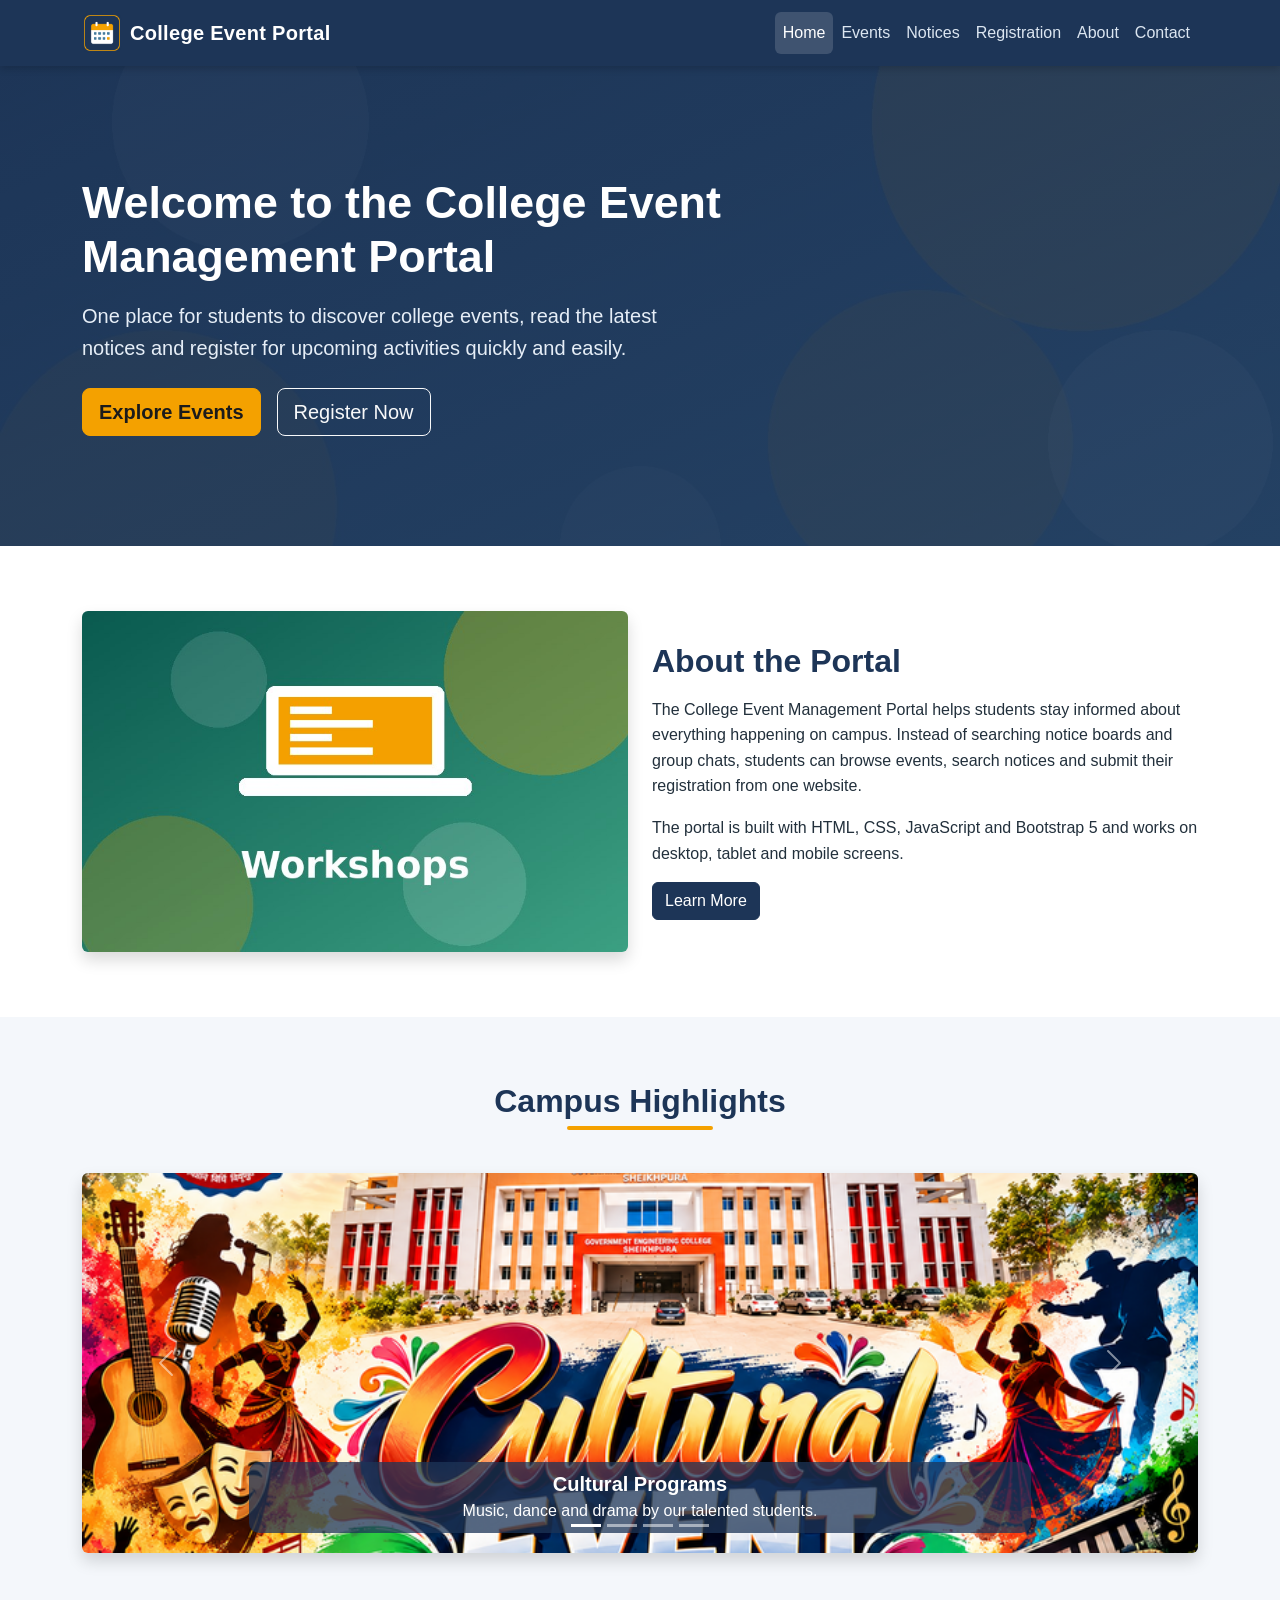
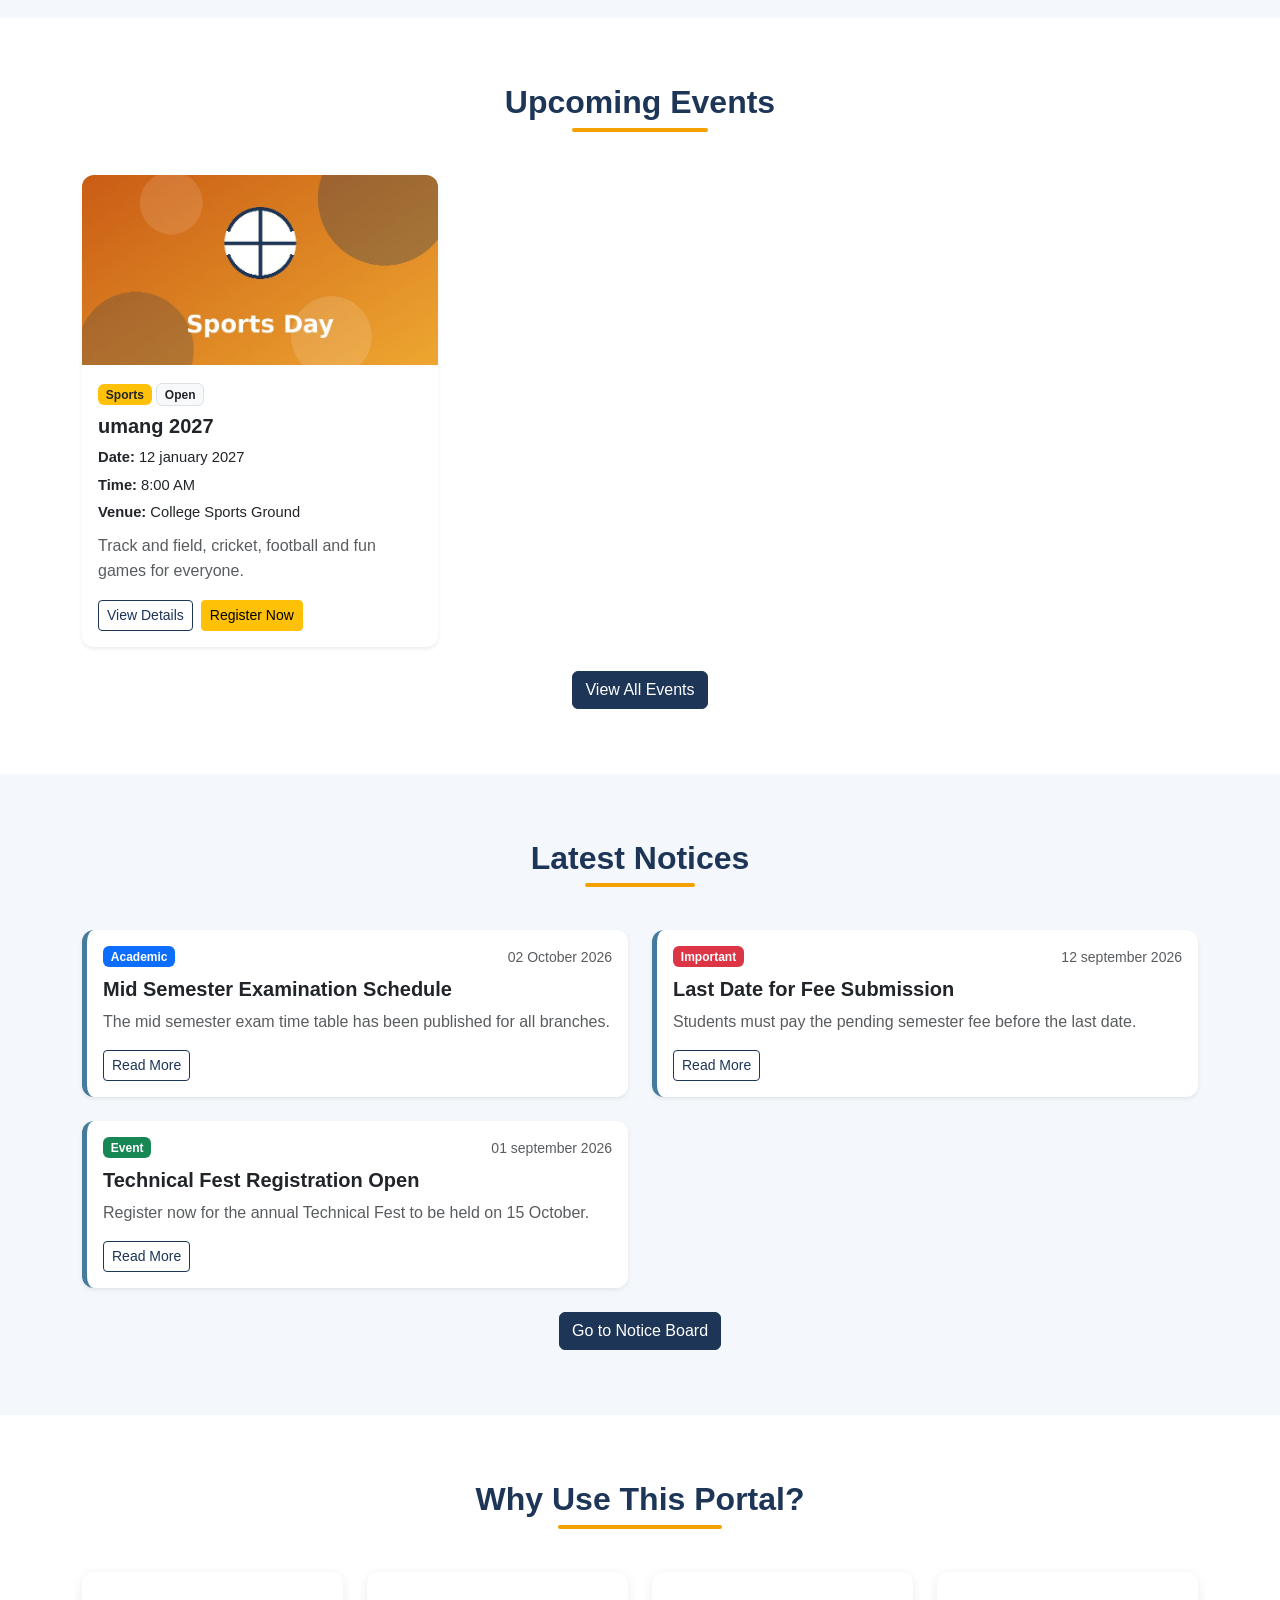
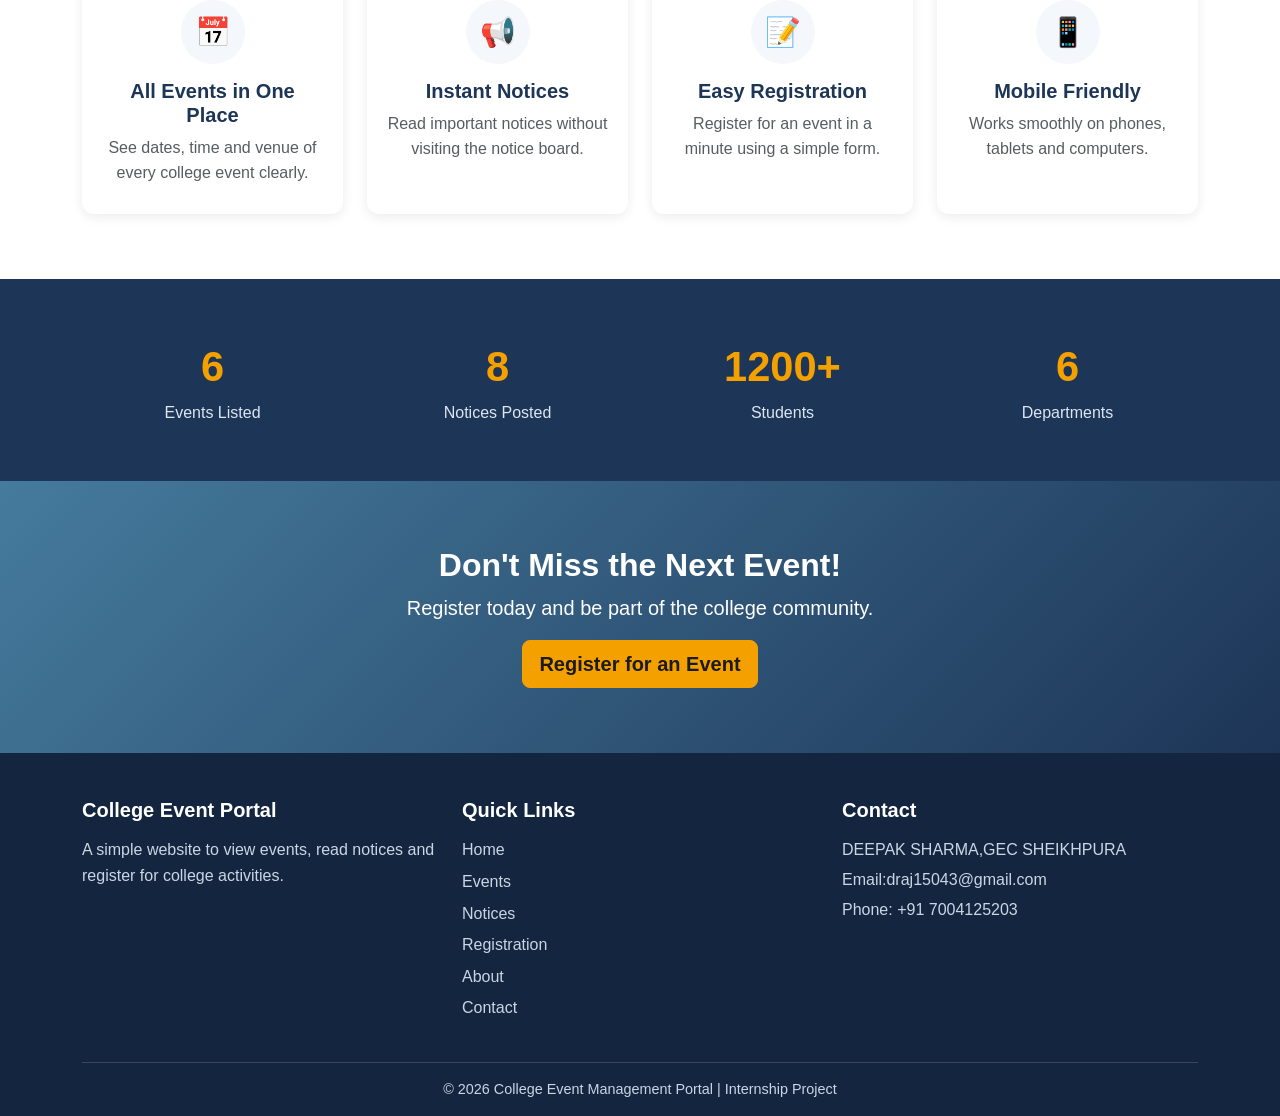
<file: index.html>
<!DOCTYPE html>
<html lang="en">
<head>
    <meta charset="UTF-8">
    <meta name="viewport" content="width=device-width, initial-scale=1.0">
    <meta name="description" content="College Event Management Portal - view events, read notices and register online.">
    <title>Home | College Event Management Portal</title>

    <!-- Bootstrap 5 CSS (CDN) -->
    <link href="https://cdn.jsdelivr.net/npm/bootstrap@5.3.3/dist/css/bootstrap.min.css" rel="stylesheet">
    <!-- Our own CSS -->
    <link rel="stylesheet" href="css/style.css">
</head>
<body>

    <!-- ===== NAVBAR ===== -->
    <nav class="navbar navbar-expand-lg navbar-dark custom-navbar sticky-top">
        <div class="container">
            <a class="navbar-brand d-flex align-items-center" href="index.html">
                <img src="images/logo.png" alt="Portal Logo">
                <span>College Event Portal</span>
            </a>
            <button class="navbar-toggler" type="button" data-bs-toggle="collapse" data-bs-target="#mainNav" aria-controls="mainNav" aria-expanded="false" aria-label="Toggle navigation">
                <span class="navbar-toggler-icon"></span>
            </button>
            <div class="collapse navbar-collapse" id="mainNav">
                <ul class="navbar-nav ms-auto">
                    <li class="nav-item"><a class="nav-link active" href="index.html">Home</a></li>
                    <li class="nav-item"><a class="nav-link" href="events.html">Events</a></li>
                    <li class="nav-item"><a class="nav-link" href="notices.html">Notices</a></li>
                    <li class="nav-item"><a class="nav-link" href="registration.html">Registration</a></li>
                    <li class="nav-item"><a class="nav-link" href="about.html">About</a></li>
                    <li class="nav-item"><a class="nav-link" href="contact.html">Contact</a></li>
                </ul>
            </div>
        </div>
    </nav>

    <!-- ===== HERO / BANNER ===== -->
    <header class="hero-section">
        <div class="container">
            <div class="row">
                <div class="col-lg-8">
                    <h1>Welcome to the College Event Management Portal</h1>
                    <p class="lead mt-3">
                        One place for students to discover college events, read the latest notices
                        and register for upcoming activities quickly and easily.
                    </p>
                    <div class="mt-4 d-flex gap-3 flex-wrap justify-content-center justify-content-md-start">
                        <a href="events.html" class="btn btn-accent btn-lg">Explore Events</a>
                        <a href="registration.html" class="btn btn-outline-light btn-lg">Register Now</a>
                    </div>
                </div>
            </div>
        </div>
    </header>

    <!-- ===== INTRODUCTION ===== -->
    <section class="section">
        <div class="container">
            <div class="row align-items-center g-4">
                <div class="col-lg-6">
                    <img src="images/event3.jpg" class="img-fluid rounded shadow" alt="Students at a college workshop">
                </div>
                <div class="col-lg-6">
                    <h2>About the Portal</h2>
                    <p class="mt-3">
                        The College Event Management Portal helps students stay informed about everything
                        happening on campus. Instead of searching notice boards and group chats, students can
                        browse events, search notices and submit their registration from one website.
                    </p>
                    <p>
                        The portal is built with HTML, CSS, JavaScript and Bootstrap 5 and works on
                        desktop, tablet and mobile screens.
                    </p>
                    <a href="about.html" class="btn btn-primary">Learn More</a>
                </div>
            </div>
        </div>
    </section>

    <!-- ===== CAROUSEL (campus highlights) ===== -->
    <section class="section section-light">
        <div class="container">
            <div class="section-title">
                <h2>Campus Highlights</h2>
            </div>
            <div id="highlightCarousel" class="carousel slide shadow rounded overflow-hidden" data-bs-ride="carousel">
                <div class="carousel-indicators">
                    <button type="button" data-bs-target="#highlightCarousel" data-bs-slide-to="0" class="active" aria-current="true" aria-label="Slide 1"></button>
                    <button type="button" data-bs-target="#highlightCarousel" data-bs-slide-to="1" aria-label="Slide 2"></button>
                    <button type="button" data-bs-target="#highlightCarousel" data-bs-slide-to="2" aria-label="Slide 3"></button>
                    <button type="button" data-bs-target="#highlightCarousel" data-bs-slide-to="3" aria-label="Slide 4"></button>
                </div>
                <div class="carousel-inner">
                    <div class="carousel-item active">
                        <img src="images/event1.jpg" class="d-block w-100" alt="Cultural program">
                        <div class="carousel-caption">
                            <h5>Cultural Programs</h5>
                            <p class="mb-0">Music, dance and drama by our talented students.</p>
                        </div>
                    </div>
                    <div class="carousel-item">
                        <img src="images/event2.jpg" class="d-block w-100" alt="Technical fest">
                        <div class="carousel-caption">
                            <h5>Technical Events</h5>
                            <p class="mb-0">Coding contests, exhibitions and tech talks.</p>
                        </div>
                    </div>
                    <div class="carousel-item">
                        <img src="images/event3.jpg" class="d-block w-100" alt="Workshop">
                        <div class="carousel-caption">
                            <h5>Workshops</h5>
                            <p class="mb-0">Hands-on learning with industry experts.</p>
                        </div>
                    </div>
                    <div class="carousel-item">
                        <img src="images/event4.jpg" class="d-block w-100" alt="Sports day">
                        <div class="carousel-caption">
                            <h5>Sports Day</h5>
                            <p class="mb-0">Track, field and team games for everyone.</p>
                        </div>
                    </div>
                </div>
                <button class="carousel-control-prev" type="button" data-bs-target="#highlightCarousel" data-bs-slide="prev">
                    <span class="carousel-control-prev-icon" aria-hidden="true"></span>
                    <span class="visually-hidden">Previous</span>
                </button>
                <button class="carousel-control-next" type="button" data-bs-target="#highlightCarousel" data-bs-slide="next">
                    <span class="carousel-control-next-icon" aria-hidden="true"></span>
                    <span class="visually-hidden">Next</span>
                </button>
            </div>
        </div>
    </section>

    <!-- ===== UPCOMING EVENTS (filled by JavaScript) ===== -->
    <section class="section">
        <div class="container">
            <div class="section-title">
                <h2>Upcoming Events</h2>
            </div>
            <div class="row g-4" id="homeEvents"></div>
            <div class="text-center mt-4">
                <a href="events.html" class="btn btn-primary">View All Events</a>
            </div>
        </div>
    </section>

    <!-- ===== LATEST NOTICES (filled by JavaScript) ===== -->
    <section class="section section-light">
        <div class="container">
            <div class="section-title">
                <h2>Latest Notices</h2>
            </div>
            <div class="row g-4" id="homeNotices"></div>
            <div class="text-center mt-4">
                <a href="notices.html" class="btn btn-primary">Go to Notice Board</a>
            </div>
        </div>
    </section>

    <!-- ===== WHY USE THIS PORTAL ===== -->
    <section class="section">
        <div class="container">
            <div class="section-title">
                <h2>Why Use This Portal?</h2>
            </div>
            <div class="row g-4">
                <div class="col-md-6 col-lg-3">
                    <div class="feature-box">
                        <div class="feature-icon">📅</div>
                        <h5>All Events in One Place</h5>
                        <p class="text-muted mb-0">See dates, time and venue of every college event clearly.</p>
                    </div>
                </div>
                <div class="col-md-6 col-lg-3">
                    <div class="feature-box">
                        <div class="feature-icon">📢</div>
                        <h5>Instant Notices</h5>
                        <p class="text-muted mb-0">Read important notices without visiting the notice board.</p>
                    </div>
                </div>
                <div class="col-md-6 col-lg-3">
                    <div class="feature-box">
                        <div class="feature-icon">📝</div>
                        <h5>Easy Registration</h5>
                        <p class="text-muted mb-0">Register for an event in a minute using a simple form.</p>
                    </div>
                </div>
                <div class="col-md-6 col-lg-3">
                    <div class="feature-box">
                        <div class="feature-icon">📱</div>
                        <h5>Mobile Friendly</h5>
                        <p class="text-muted mb-0">Works smoothly on phones, tablets and computers.</p>
                    </div>
                </div>
            </div>
        </div>
    </section>

    <!-- ===== STATISTICS ===== -->
    <section class="stats-section">
        <div class="container">
            <div class="row text-center g-4">
                <div class="col-6 col-md-3">
                    <div class="stat-number" id="statEvents">0</div>
                    <div class="stat-label">Events Listed</div>
                </div>
                <div class="col-6 col-md-3">
                    <div class="stat-number" id="statNotices">0</div>
                    <div class="stat-label">Notices Posted</div>
                </div>
                <div class="col-6 col-md-3">
                    <div class="stat-number">1200+</div>
                    <div class="stat-label">Students</div>
                </div>
                <div class="col-6 col-md-3">
                    <div class="stat-number">6</div>
                    <div class="stat-label">Departments</div>
                </div>
            </div>
        </div>
    </section>

    <!-- ===== CALL TO ACTION ===== -->
    <section class="cta-section">
        <div class="container">
            <h2>Don't Miss the Next Event!</h2>
            <p class="lead">Register today and be part of the college community.</p>
            <a href="registration.html" class="btn btn-accent btn-lg">Register for an Event</a>
        </div>
    </section>

    <!-- ===== FOOTER ===== -->
    <footer class="footer">
        <div class="container">
            <div class="row g-4">
                <div class="col-md-4">
                    <h5>College Event Portal</h5>
                    <p>A simple website to view events, read notices and register for college activities.</p>
                </div>
                <div class="col-md-4">
                    <h5>Quick Links</h5>
                    <ul>
                        <li><a href="index.html">Home</a></li>
                        <li><a href="events.html">Events</a></li>
                        <li><a href="notices.html">Notices</a></li>
                        <li><a href="registration.html">Registration</a></li>
                        <li><a href="about.html">About</a></li>
                        <li><a href="contact.html">Contact</a></li>
                    </ul>
                </div>
                <div class="col-md-4">
                    <h5>Contact</h5>
                    <p class="mb-1">DEEPAK SHARMA,GEC SHEIKHPURA</p>
                    <p class="mb-1">Email:draj15043@gmail.com</p>
                    <p class="mb-0">Phone: +91 7004125203</p>
                </div>
            </div>
            <div class="footer-bottom">
                &copy; <span id="year">2026</span> College Event Management Portal | Internship Project
            </div>
        </div>
    </footer>

    <!-- Bootstrap 5 JS bundle (CDN) -->
    <script src="https://cdn.jsdelivr.net/npm/bootstrap@5.3.3/dist/js/bootstrap.bundle.min.js"></script>
    <!-- Our own JavaScript -->
    <script src="js/script.js"></script>
</body>
</html>
</file>
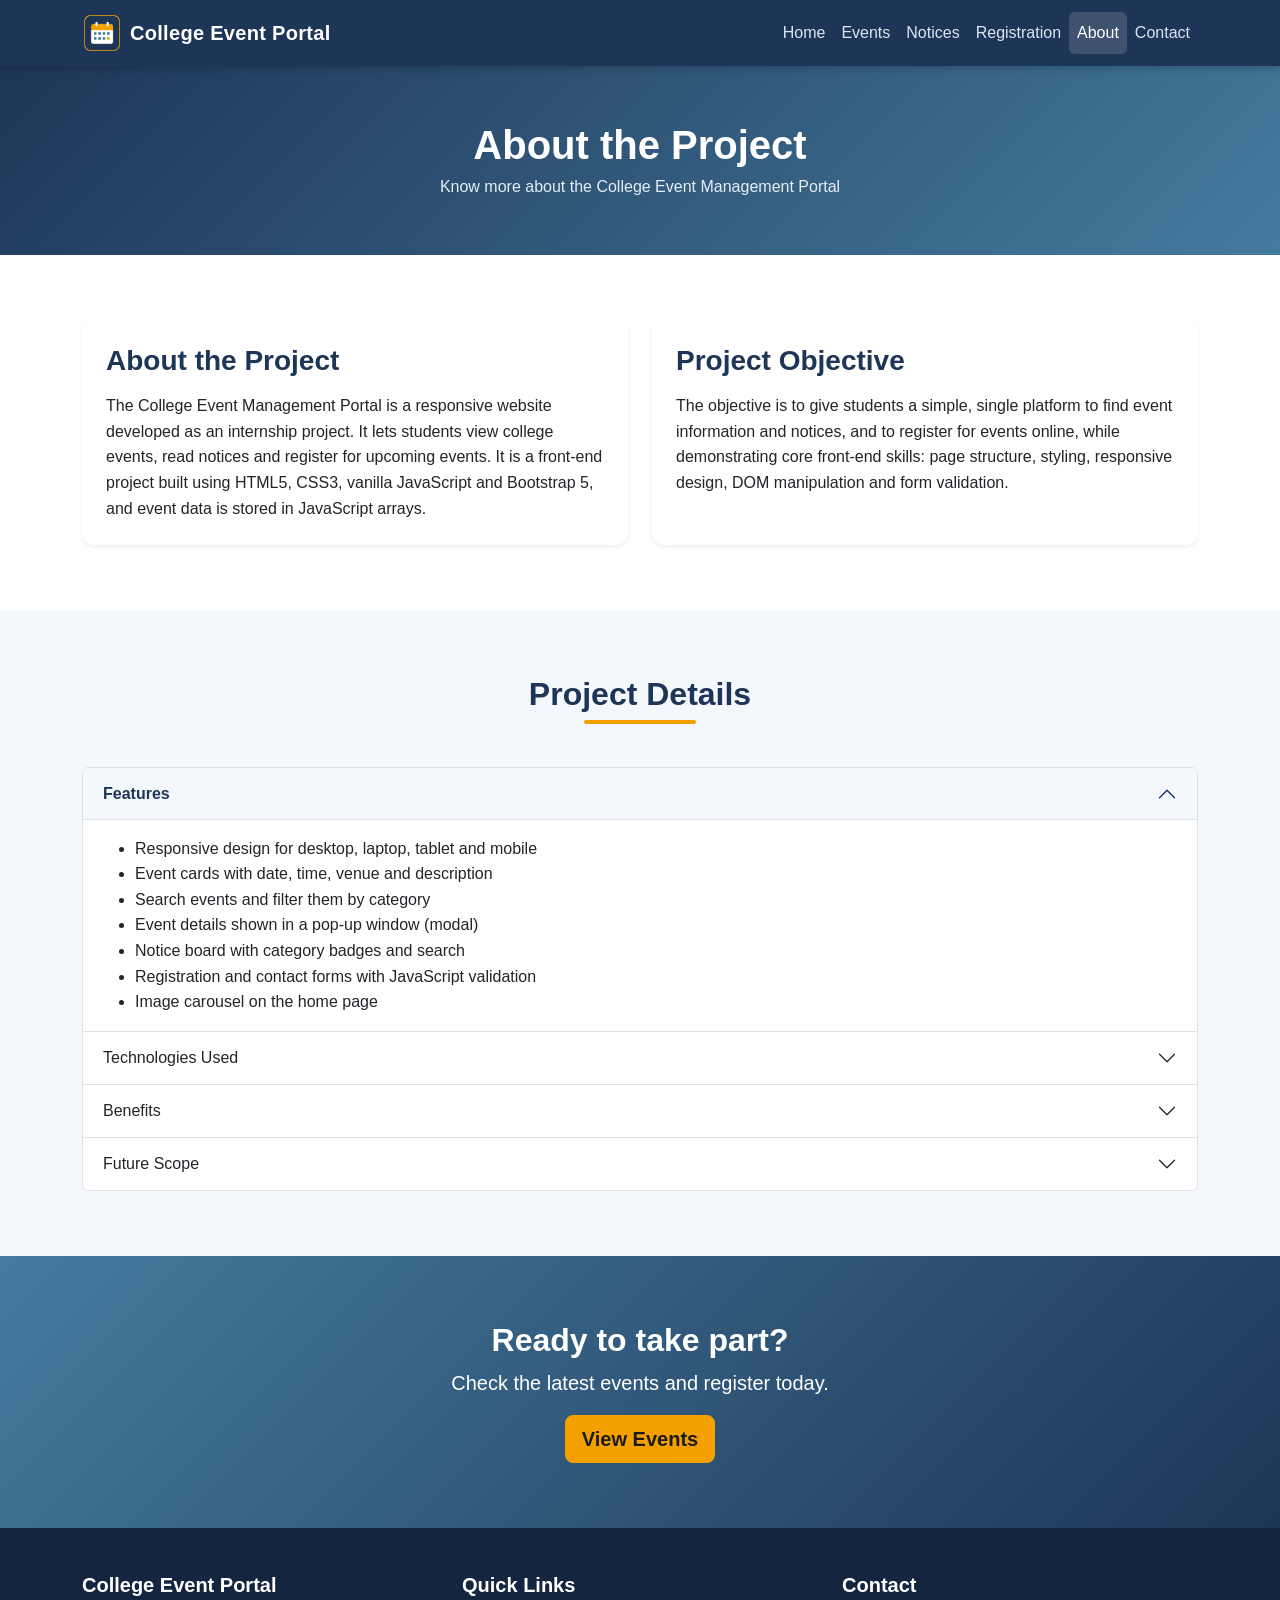
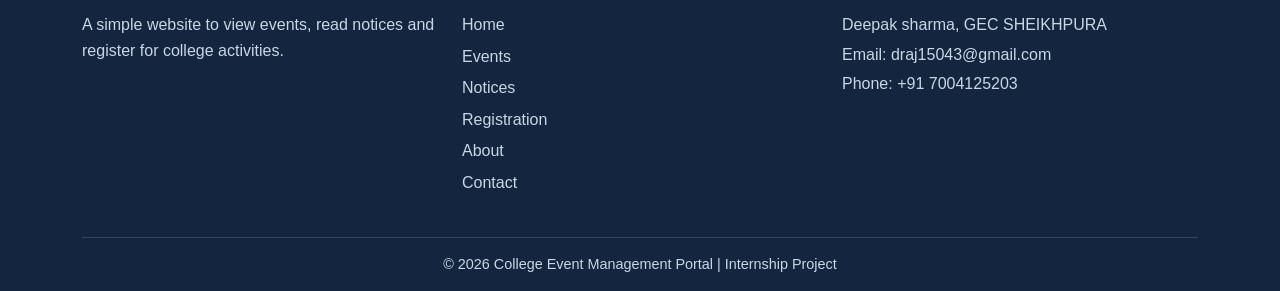
<file: about.html>
<!DOCTYPE html>
<html lang="en">
<head>
    <meta charset="UTF-8">
    <meta name="viewport" content="width=device-width, initial-scale=1.0">
    <meta name="description" content="About the College Event Management Portal project.">
    <title>About | College Event Management Portal</title>

    <link href="https://cdn.jsdelivr.net/npm/bootstrap@5.3.3/dist/css/bootstrap.min.css" rel="stylesheet">
    <link rel="stylesheet" href="css/style.css">
</head>
<body>

    <!-- ===== NAVBAR ===== -->
    <nav class="navbar navbar-expand-lg navbar-dark custom-navbar sticky-top">
        <div class="container">
            <a class="navbar-brand d-flex align-items-center" href="index.html">
                <img src="images/logo.png" alt="Portal Logo">
                <span>College Event Portal</span>
            </a>
            <button class="navbar-toggler" type="button" data-bs-toggle="collapse" data-bs-target="#mainNav" aria-controls="mainNav" aria-expanded="false" aria-label="Toggle navigation">
                <span class="navbar-toggler-icon"></span>
            </button>
            <div class="collapse navbar-collapse" id="mainNav">
                <ul class="navbar-nav ms-auto">
                    <li class="nav-item"><a class="nav-link" href="index.html">Home</a></li>
                    <li class="nav-item"><a class="nav-link" href="events.html">Events</a></li>
                    <li class="nav-item"><a class="nav-link" href="notices.html">Notices</a></li>
                    <li class="nav-item"><a class="nav-link" href="registration.html">Registration</a></li>
                    <li class="nav-item"><a class="nav-link active" href="about.html">About</a></li>
                    <li class="nav-item"><a class="nav-link" href="contact.html">Contact</a></li>
                </ul>
            </div>
        </div>
    </nav>

    <!-- ===== PAGE HEADER ===== -->
    <header class="page-header">
        <div class="container">
            <h1>About the Project</h1>
            <p>Know more about the College Event Management Portal</p>
        </div>
    </header>

    <!-- ===== ABOUT + OBJECTIVE ===== -->
    <section class="section">
        <div class="container">
            <div class="row g-4">
                <div class="col-lg-6">
                    <div class="card shadow-sm h-100">
                        <div class="card-body p-4">
                            <h3>About the Project</h3>
                            <p class="mt-3 mb-0">
                                The College Event Management Portal is a responsive website developed as an
                                internship project. It lets students view college events, read notices and
                                register for upcoming events. It is a front-end project built using HTML5, CSS3,
                                vanilla JavaScript and Bootstrap 5, and event data is stored in JavaScript arrays.
                            </p>
                        </div>
                    </div>
                </div>
                <div class="col-lg-6">
                    <div class="card shadow-sm h-100">
                        <div class="card-body p-4">
                            <h3>Project Objective</h3>
                            <p class="mt-3 mb-0">
                                The objective is to give students a simple, single platform to find event
                                information and notices, and to register for events online, while demonstrating
                                core front-end skills: page structure, styling, responsive design, DOM
                                manipulation and form validation.
                            </p>
                        </div>
                    </div>
                </div>
            </div>
        </div>
    </section>

    <!-- ===== FEATURES / TECHNOLOGIES / BENEFITS / FUTURE (ACCORDION) ===== -->
    <section class="section section-light">
        <div class="container">
            <div class="section-title">
                <h2>Project Details</h2>
            </div>

            <div class="accordion" id="aboutAccordion">

                <div class="accordion-item">
                    <h2 class="accordion-header" id="headingFeatures">
                        <button class="accordion-button" type="button" data-bs-toggle="collapse" data-bs-target="#collapseFeatures" aria-expanded="true" aria-controls="collapseFeatures">
                            Features
                        </button>
                    </h2>
                    <div id="collapseFeatures" class="accordion-collapse collapse show" aria-labelledby="headingFeatures" data-bs-parent="#aboutAccordion">
                        <div class="accordion-body">
                            <ul class="mb-0">
                                <li>Responsive design for desktop, laptop, tablet and mobile</li>
                                <li>Event cards with date, time, venue and description</li>
                                <li>Search events and filter them by category</li>
                                <li>Event details shown in a pop-up window (modal)</li>
                                <li>Notice board with category badges and search</li>
                                <li>Registration and contact forms with JavaScript validation</li>
                                <li>Image carousel on the home page</li>
                            </ul>
                        </div>
                    </div>
                </div>

                <div class="accordion-item">
                    <h2 class="accordion-header" id="headingTech">
                        <button class="accordion-button collapsed" type="button" data-bs-toggle="collapse" data-bs-target="#collapseTech" aria-expanded="false" aria-controls="collapseTech">
                            Technologies Used
                        </button>
                    </h2>
                    <div id="collapseTech" class="accordion-collapse collapse" aria-labelledby="headingTech" data-bs-parent="#aboutAccordion">
                        <div class="accordion-body">
                            <div class="row g-3 text-center">
                                <div class="col-6 col-md-3"><span class="badge bg-danger fs-6 w-100 py-2">HTML5</span><p class="small mt-2 mb-0">Page structure</p></div>
                                <div class="col-6 col-md-3"><span class="badge bg-primary fs-6 w-100 py-2">CSS3</span><p class="small mt-2 mb-0">Styling and layout</p></div>
                                <div class="col-6 col-md-3"><span class="badge bg-warning text-dark fs-6 w-100 py-2">JavaScript</span><p class="small mt-2 mb-0">Interactivity</p></div>
                                <div class="col-6 col-md-3"><span class="badge fs-6 w-100 py-2" style="background-color:#7952b3;">Bootstrap 5</span><p class="small mt-2 mb-0">Responsive components</p></div>
                            </div>
                        </div>
                    </div>
                </div>

                <div class="accordion-item">
                    <h2 class="accordion-header" id="headingBenefits">
                        <button class="accordion-button collapsed" type="button" data-bs-toggle="collapse" data-bs-target="#collapseBenefits" aria-expanded="false" aria-controls="collapseBenefits">
                            Benefits
                        </button>
                    </h2>
                    <div id="collapseBenefits" class="accordion-collapse collapse" aria-labelledby="headingBenefits" data-bs-parent="#aboutAccordion">
                        <div class="accordion-body">
                            <ul class="mb-0">
                                <li>Saves time: all events and notices are in one place</li>
                                <li>Reduces paper use and manual registration work</li>
                                <li>Easy to use on any device</li>
                                <li>Needs no installation, it opens directly in a browser</li>
                                <li>Simple code that is easy to learn and extend</li>
                            </ul>
                        </div>
                    </div>
                </div>

                <div class="accordion-item">
                    <h2 class="accordion-header" id="headingFuture">
                        <button class="accordion-button collapsed" type="button" data-bs-toggle="collapse" data-bs-target="#collapseFuture" aria-expanded="false" aria-controls="collapseFuture">
                            Future Scope
                        </button>
                    </h2>
                    <div id="collapseFuture" class="accordion-collapse collapse" aria-labelledby="headingFuture" data-bs-parent="#aboutAccordion">
                        <div class="accordion-body">
                            <ul class="mb-0">
                                <li>Add a backend server and a database to store registrations permanently</li>
                                <li>Student and admin login (authentication)</li>
                                <li>Admin panel to add, edit and delete events and notices</li>
                                <li>Email or SMS confirmation after registration</li>
                                <li>Certificate download and event feedback</li>
                            </ul>
                        </div>
                    </div>
                </div>

            </div>
        </div>
    </section>

    <!-- ===== CALL TO ACTION ===== -->
    <section class="cta-section">
        <div class="container">
            <h2>Ready to take part?</h2>
            <p class="lead">Check the latest events and register today.</p>
            <a href="events.html" class="btn btn-accent btn-lg">View Events</a>
        </div>
    </section>

    <!-- ===== FOOTER ===== -->
    <footer class="footer">
        <div class="container">
            <div class="row g-4">
                <div class="col-md-4">
                    <h5>College Event Portal</h5>
                    <p>A simple website to view events, read notices and register for college activities.</p>
                </div>
                <div class="col-md-4">
                    <h5>Quick Links</h5>
                    <ul>
                        <li><a href="index.html">Home</a></li>
                        <li><a href="events.html">Events</a></li>
                        <li><a href="notices.html">Notices</a></li>
                        <li><a href="registration.html">Registration</a></li>
                        <li><a href="about.html">About</a></li>
                        <li><a href="contact.html">Contact</a></li>
                    </ul>
                </div>
                <div class="col-md-4">
                    <h5>Contact</h5>
                    <p class="mb-1">Deepak sharma, GEC SHEIKHPURA</p>
                    <p class="mb-1">Email: draj15043@gmail.com</p>
                    <p class="mb-0">Phone: +91 7004125203</p>
                    
                </div>
            </div>
            <div class="footer-bottom">
                &copy; <span id="year">2026</span> College Event Management Portal | Internship Project
            </div>
        </div>
    </footer>

    <script src="https://cdn.jsdelivr.net/npm/bootstrap@5.3.3/dist/js/bootstrap.bundle.min.js"></script>
    <script src="js/script.js"></script>
</body>
</html>
</file>
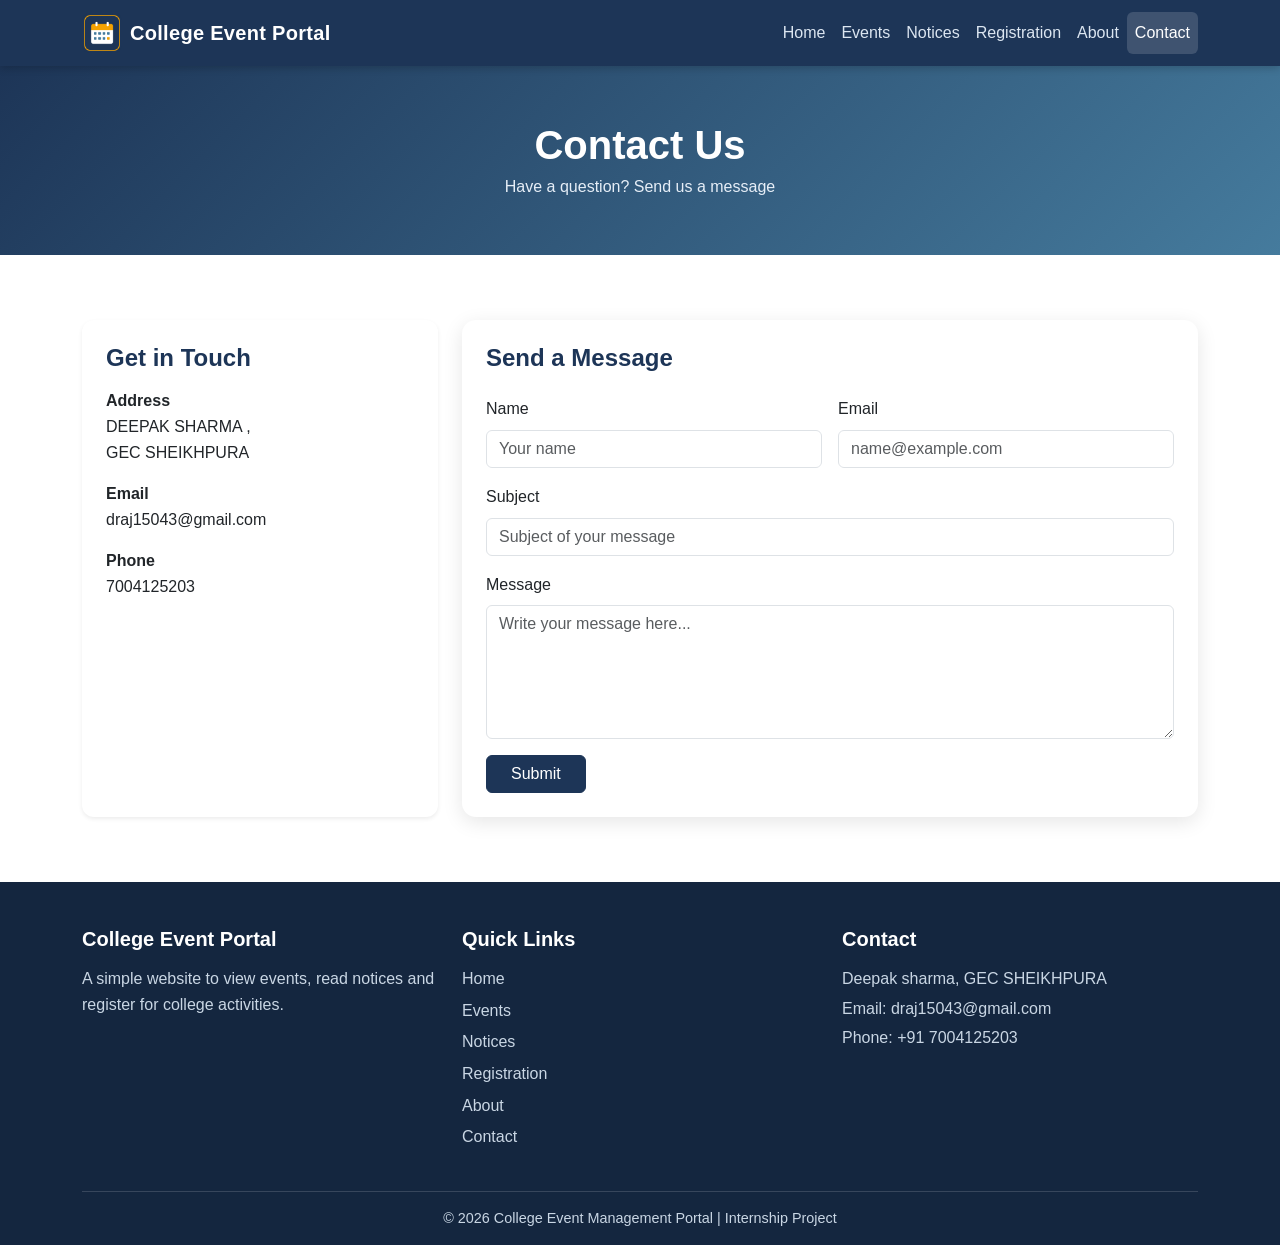
<file: contact.html>
<!DOCTYPE html>
<html lang="en">
<head>
    <meta charset="UTF-8">
    <meta name="viewport" content="width=device-width, initial-scale=1.0">
    <meta name="description" content="Contact the College Event Management Portal team.">
    <title>Contact | College Event Management Portal</title>

    <link href="https://cdn.jsdelivr.net/npm/bootstrap@5.3.3/dist/css/bootstrap.min.css" rel="stylesheet">
    <link rel="stylesheet" href="css/style.css">
</head>
<body>

    <!-- ===== NAVBAR ===== -->
    <nav class="navbar navbar-expand-lg navbar-dark custom-navbar sticky-top">
        <div class="container">
            <a class="navbar-brand d-flex align-items-center" href="index.html">
                <img src="images/logo.png" alt="Portal Logo">
                <span>College Event Portal</span>
            </a>
            <button class="navbar-toggler" type="button" data-bs-toggle="collapse" data-bs-target="#mainNav" aria-controls="mainNav" aria-expanded="false" aria-label="Toggle navigation">
                <span class="navbar-toggler-icon"></span>
            </button>
            <div class="collapse navbar-collapse" id="mainNav">
                <ul class="navbar-nav ms-auto">
                    <li class="nav-item"><a class="nav-link" href="index.html">Home</a></li>
                    <li class="nav-item"><a class="nav-link" href="events.html">Events</a></li>
                    <li class="nav-item"><a class="nav-link" href="notices.html">Notices</a></li>
                    <li class="nav-item"><a class="nav-link" href="registration.html">Registration</a></li>
                    <li class="nav-item"><a class="nav-link" href="about.html">About</a></li>
                    <li class="nav-item"><a class="nav-link active" href="contact.html">Contact</a></li>
                </ul>
            </div>
        </div>
    </nav>

    <!-- ===== PAGE HEADER ===== -->
    <header class="page-header">
        <div class="container">
            <h1>Contact Us</h1>
            <p>Have a question? Send us a message</p>
        </div>
    </header>

    <!-- ===== CONTACT SECTION ===== -->
    <section class="section">
        <div class="container">
            <div class="row g-4">

                <!-- Contact details -->
                <div class="col-lg-4">
                    <div class="card shadow-sm h-100">
                        <div class="card-body p-4">
                            <h4 class="mb-3">Get in Touch</h4>
                            <p><strong>Address</strong><br>DEEPAK SHARMA ,<br>GEC SHEIKHPURA</p>
                            <p><strong>Email</strong><br>draj15043@gmail.com</p>
                            <p><strong>Phone</strong><br>7004125203</p>
                            
                        </div>
                    </div>
                </div>

                <!-- Contact form -->
                <div class="col-lg-8">
                    <div id="contactMessageBox"></div>

                    <div class="card form-card">
                        <div class="card-body p-4">
                            <h4 class="mb-4">Send a Message</h4>

                            <form id="contactForm" novalidate>
                                <div class="row g-3">
                                    <div class="col-md-6">
                                        <label for="contactName" class="form-label">Name</label>
                                        <input type="text" class="form-control" id="contactName" placeholder="Your name">
                                        <div class="invalid-feedback" id="contactNameError"></div>
                                    </div>

                                    <div class="col-md-6">
                                        <label for="contactEmail" class="form-label">Email</label>
                                        <input type="email" class="form-control" id="contactEmail" placeholder="name@example.com">
                                        <div class="invalid-feedback" id="contactEmailError"></div>
                                    </div>

                                    <div class="col-12">
                                        <label for="contactSubject" class="form-label">Subject</label>
                                        <input type="text" class="form-control" id="contactSubject" placeholder="Subject of your message">
                                        <div class="invalid-feedback" id="contactSubjectError"></div>
                                    </div>

                                    <div class="col-12">
                                        <label for="contactMessage" class="form-label">Message</label>
                                        <textarea class="form-control" id="contactMessage" rows="5" placeholder="Write your message here..."></textarea>
                                        <div class="invalid-feedback" id="contactMessageError"></div>
                                    </div>

                                    <div class="col-12">
                                        <button type="submit" class="btn btn-primary px-4">Submit</button>
                                    </div>
                                </div>
                            </form>
                        </div>
                    </div>
                </div>

            </div>
        </div>
    </section>

    <!-- ===== FOOTER ===== -->
    <footer class="footer">
        <div class="container">
            <div class="row g-4">
                <div class="col-md-4">
                    <h5>College Event Portal</h5>
                    <p>A simple website to view events, read notices and register for college activities.</p>
                </div>
                <div class="col-md-4">
                    <h5>Quick Links</h5>
                    <ul>
                        <li><a href="index.html">Home</a></li>
                        <li><a href="events.html">Events</a></li>
                        <li><a href="notices.html">Notices</a></li>
                        <li><a href="registration.html">Registration</a></li>
                        <li><a href="about.html">About</a></li>
                        <li><a href="contact.html">Contact</a></li>
                    </ul>
                </div>
                <div class="col-md-4">
                    <h5>Contact</h5>
                    <p class="mb-1">Deepak sharma, GEC SHEIKHPURA</p>
                    <p class="mb-1">Email: draj15043@gmail.com</p>
                    <p class="mb-0">Phone: +91 7004125203</p>
                </div>
            </div>
            <div class="footer-bottom">
                &copy; <span id="year">2026</span> College Event Management Portal | Internship Project
            </div>
        </div>
    </footer>

    <script src="https://cdn.jsdelivr.net/npm/bootstrap@5.3.3/dist/js/bootstrap.bundle.min.js"></script>
    <script src="js/script.js"></script>
</body>
</html>
</file>
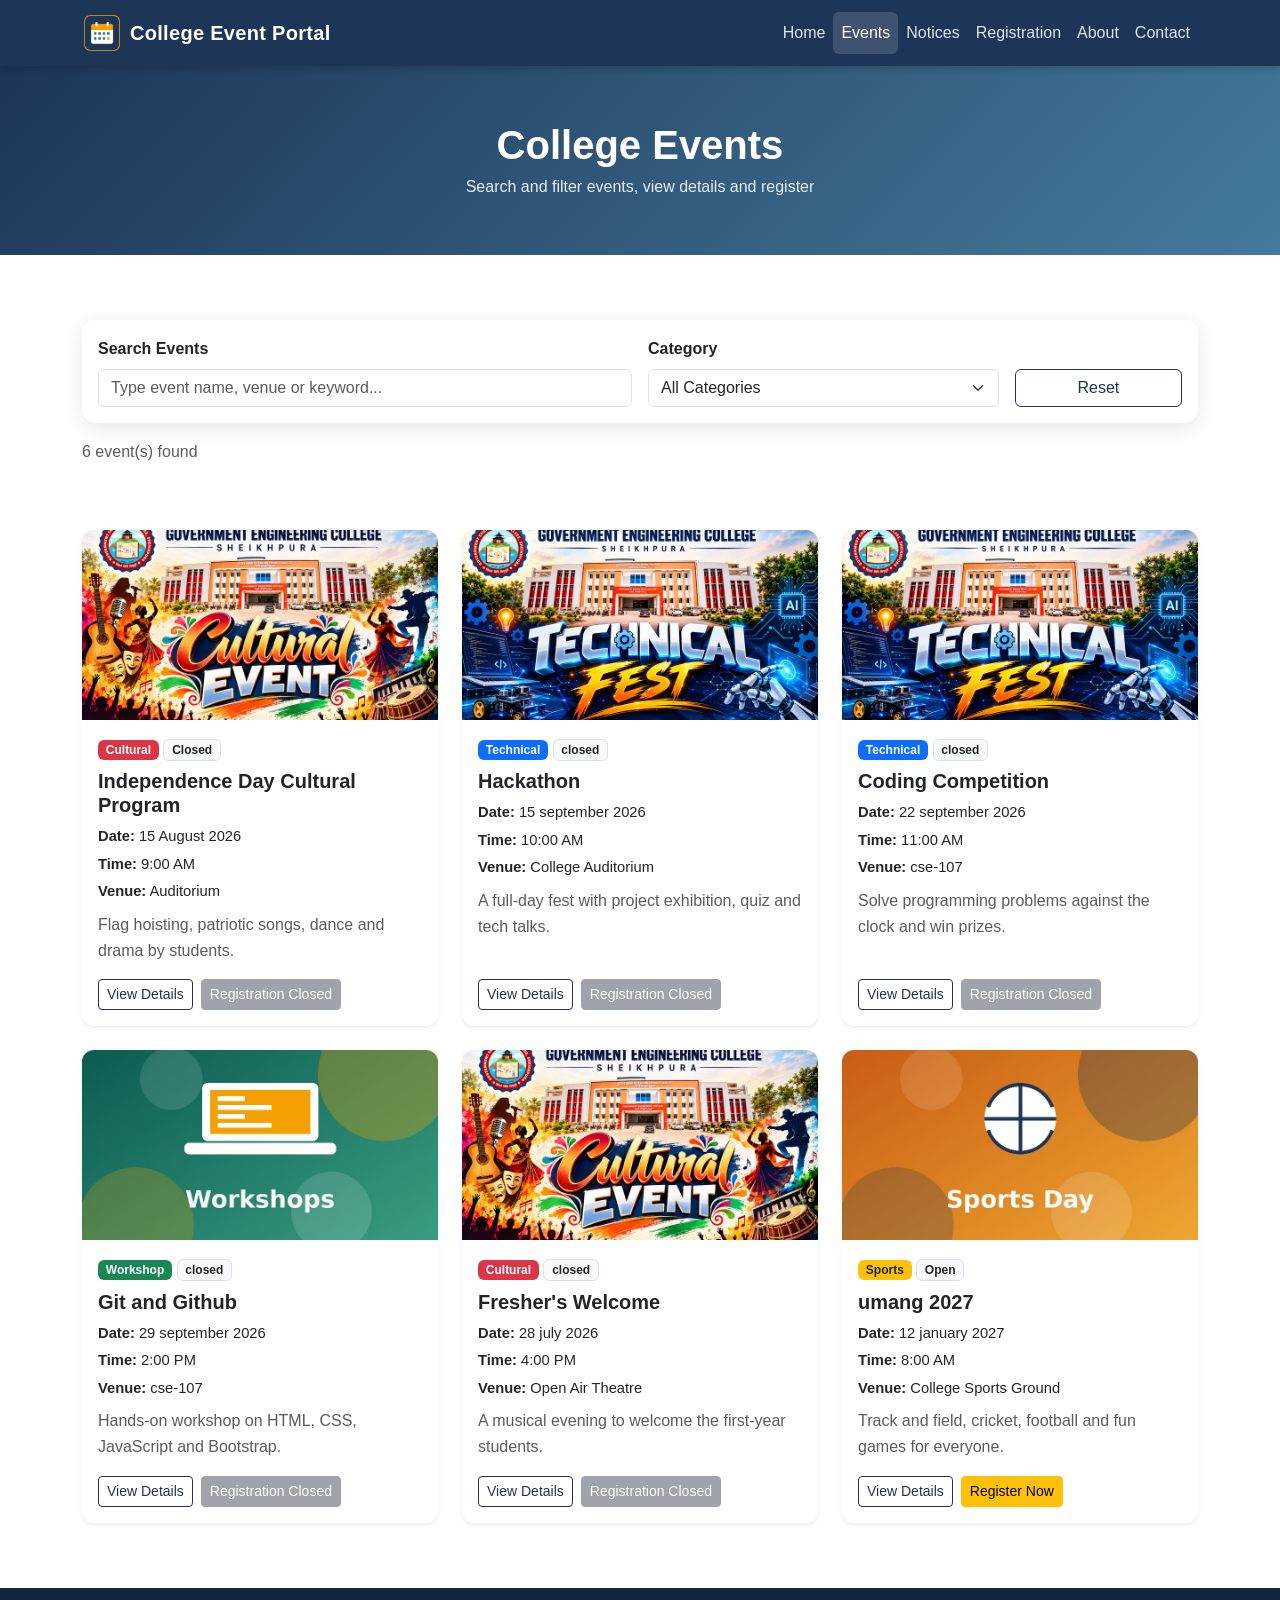
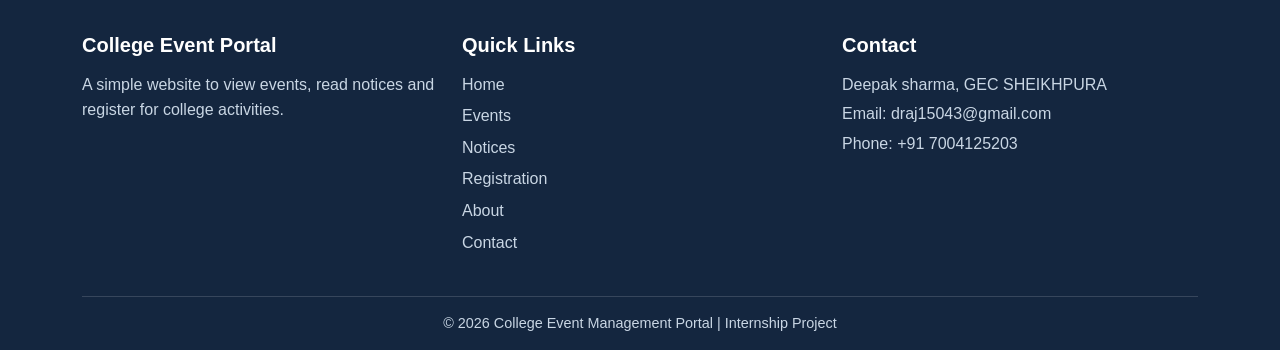
<file: events.html>
<!DOCTYPE html>
<html lang="en">
<head>
    <meta charset="UTF-8">
    <meta name="viewport" content="width=device-width, initial-scale=1.0">
    <meta name="description" content="Browse, search and filter all college events.">
    <title>Events | College Event Management Portal</title>

    <link href="https://cdn.jsdelivr.net/npm/bootstrap@5.3.3/dist/css/bootstrap.min.css" rel="stylesheet">
    <link rel="stylesheet" href="css/style.css">
</head>
<body>

    <!-- ===== NAVBAR ===== -->
    <nav class="navbar navbar-expand-lg navbar-dark custom-navbar sticky-top">
        <div class="container">
            <a class="navbar-brand d-flex align-items-center" href="index.html">
                <img src="images/logo.png" alt="Portal Logo">
                <span>College Event Portal</span>
            </a>
            <button class="navbar-toggler" type="button" data-bs-toggle="collapse" data-bs-target="#mainNav" aria-controls="mainNav" aria-expanded="false" aria-label="Toggle navigation">
                <span class="navbar-toggler-icon"></span>
            </button>
            <div class="collapse navbar-collapse" id="mainNav">
                <ul class="navbar-nav ms-auto">
                    <li class="nav-item"><a class="nav-link" href="index.html">Home</a></li>
                    <li class="nav-item"><a class="nav-link active" href="events.html">Events</a></li>
                    <li class="nav-item"><a class="nav-link" href="notices.html">Notices</a></li>
                    <li class="nav-item"><a class="nav-link" href="registration.html">Registration</a></li>
                    <li class="nav-item"><a class="nav-link" href="about.html">About</a></li>
                    <li class="nav-item"><a class="nav-link" href="contact.html">Contact</a></li>
                </ul>
            </div>
        </div>
    </nav>

    <!-- ===== PAGE HEADER ===== -->
    <header class="page-header">
        <div class="container">
            <h1>College Events</h1>
            <p>Search and filter events, view details and register</p>
        </div>
    </header>

    <!-- ===== SEARCH AND FILTER ===== -->
    <section class="section pb-0">
        <div class="container">
            <div class="card form-card p-3">
                <div class="row g-3 align-items-end">
                    <div class="col-md-6">
                        <label for="searchEvent" class="form-label fw-semibold">Search Events</label>
                        <input type="text" id="searchEvent" class="form-control" placeholder="Type event name, venue or keyword...">
                    </div>
                    <div class="col-md-4">
                        <label for="categoryFilter" class="form-label fw-semibold">Category</label>
                        <select id="categoryFilter" class="form-select">
                            <option value="All">All Categories</option>
                            <option value="Technical">Technical</option>
                            <option value="Cultural">Cultural</option>
                            <option value="Workshop">Workshop</option>
                            <option value="Sports">Sports</option>
                        </select>
                    </div>
                    <div class="col-md-2 d-grid">
                        <button type="button" id="resetFilters" class="btn btn-outline-primary">Reset</button>
                    </div>
                </div>
            </div>
            <p class="mt-3 mb-0 text-muted" id="eventCount"></p>
        </div>
    </section>

    <!-- ===== EVENT CARDS (filled by JavaScript) ===== -->
    <section class="section">
        <div class="container">
            <div class="row g-4" id="eventsContainer"></div>
        </div>
    </section>

    <!-- ===== EVENT DETAILS MODAL ===== -->
    <div class="modal fade" id="eventModal" tabindex="-1" aria-labelledby="eventModalTitle" aria-hidden="true">
        <div class="modal-dialog modal-dialog-centered modal-lg">
            <div class="modal-content">
                <div class="modal-header">
                    <h5 class="modal-title" id="eventModalTitle">Event Name</h5>
                    <button type="button" class="btn-close" data-bs-dismiss="modal" aria-label="Close"></button>
                </div>
                <div class="modal-body">
                    <img id="eventModalImage" src="images/event1.jpg" class="img-fluid rounded mb-3 w-100" style="max-height: 280px; object-fit: cover;" alt="Event image">
                    <span id="eventModalCategory" class="badge bg-primary">Category</span>
                    <div class="row mt-3">
                        <div class="col-md-4"><strong>Date:</strong> <span id="eventModalDate"></span></div>
                        <div class="col-md-4"><strong>Time:</strong> <span id="eventModalTime"></span></div>
                        <div class="col-md-4"><strong>Venue:</strong> <span id="eventModalVenue"></span></div>
                    </div>
                    <p class="mt-3 mb-0" id="eventModalDetails"></p>
                </div>
                <div class="modal-footer">
                    <span id="eventModalAction"></span>
                    <button type="button" class="btn btn-secondary btn-sm" data-bs-dismiss="modal">Close</button>
                </div>
            </div>
        </div>
    </div>

    <!-- ===== FOOTER ===== -->
    <footer class="footer">
        <div class="container">
            <div class="row g-4">
                <div class="col-md-4">
                    <h5>College Event Portal</h5>
                    <p>A simple website to view events, read notices and register for college activities.</p>
                </div>
                <div class="col-md-4">
                    <h5>Quick Links</h5>
                    <ul>
                        <li><a href="index.html">Home</a></li>
                        <li><a href="events.html">Events</a></li>
                        <li><a href="notices.html">Notices</a></li>
                        <li><a href="registration.html">Registration</a></li>
                        <li><a href="about.html">About</a></li>
                        <li><a href="contact.html">Contact</a></li>
                    </ul>
                </div>
                <div class="col-md-4">
                    <h5>Contact</h5>
                    <p class="mb-1">Deepak sharma, GEC SHEIKHPURA</p>
                    <p class="mb-1">Email: draj15043@gmail.com</p>
                    <p class="mb-0">Phone: +91 7004125203</p>
                </div>
            </div>
            <div class="footer-bottom">
                &copy; <span id="year">2026</span> College Event Management Portal | Internship Project
            </div>
        </div>
    </footer>

    <script src="https://cdn.jsdelivr.net/npm/bootstrap@5.3.3/dist/js/bootstrap.bundle.min.js"></script>
    <script src="js/script.js"></script>
</body>
</html>
</file>
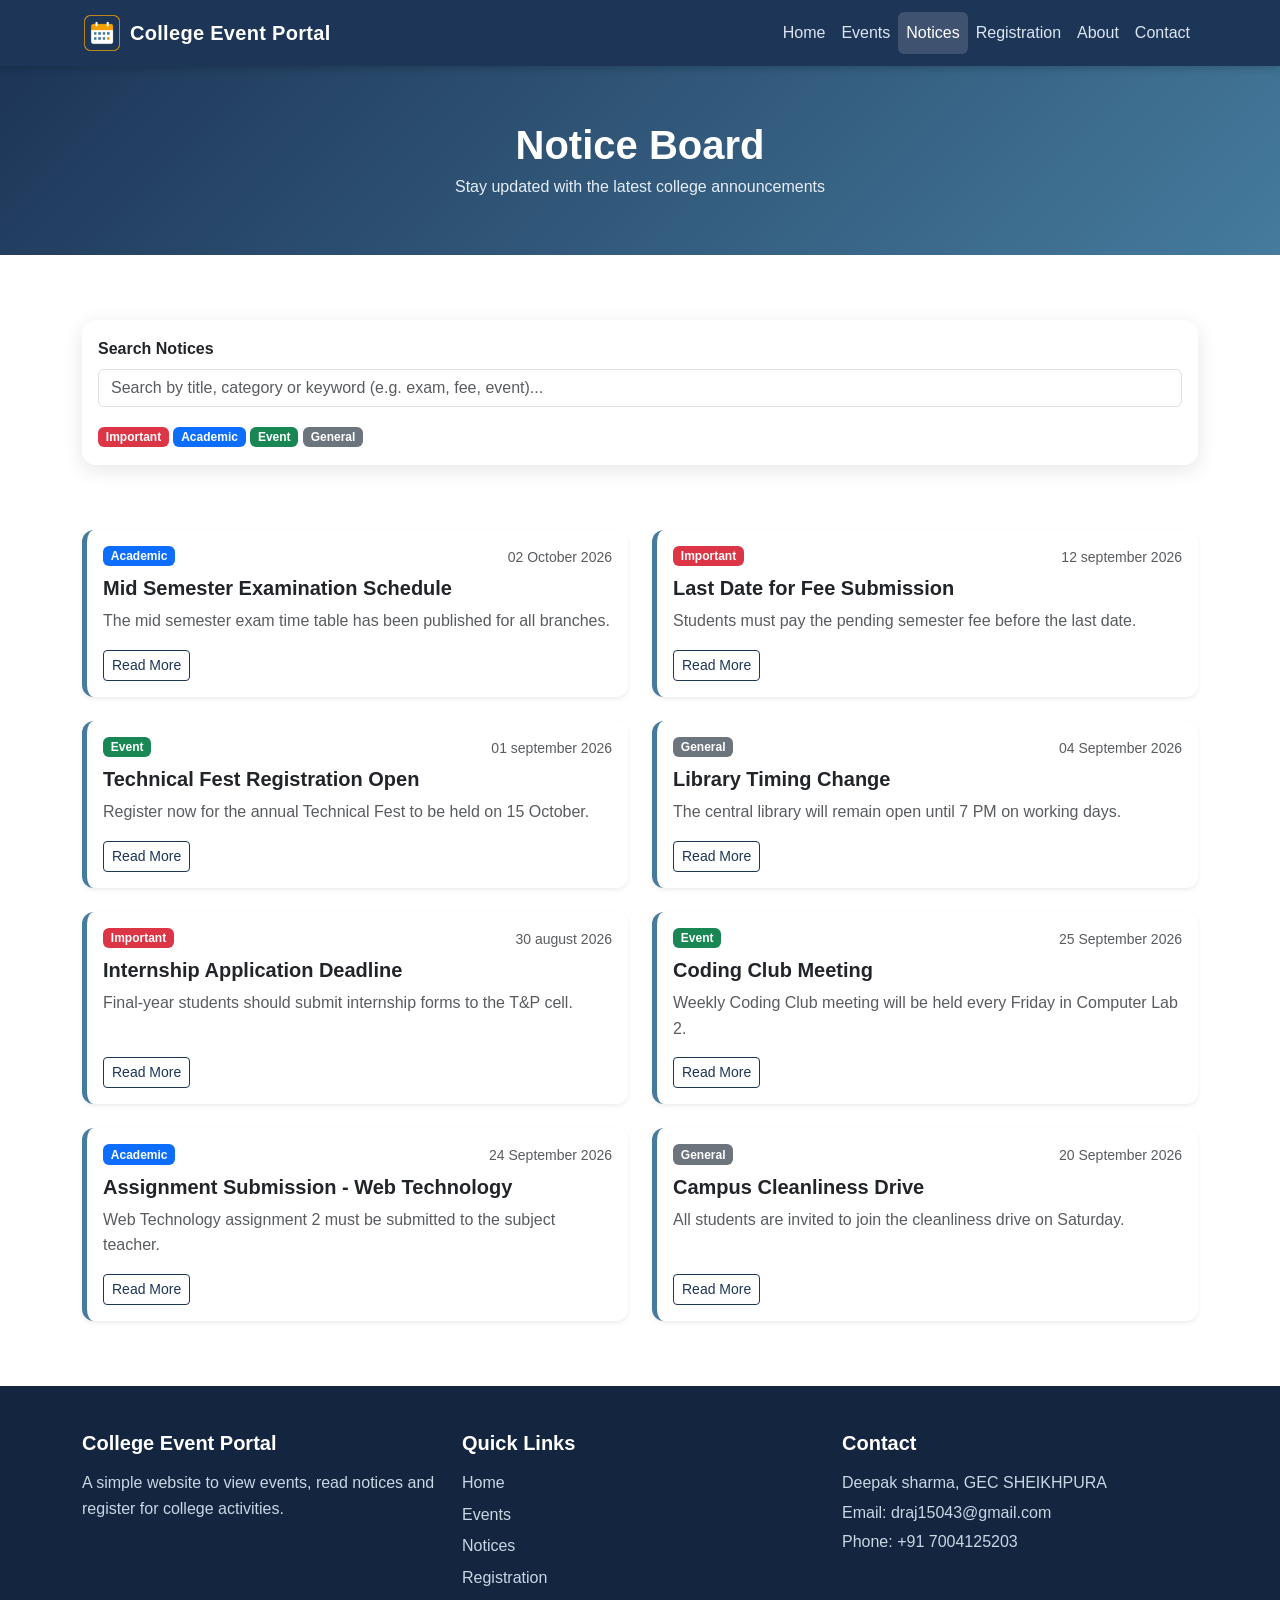
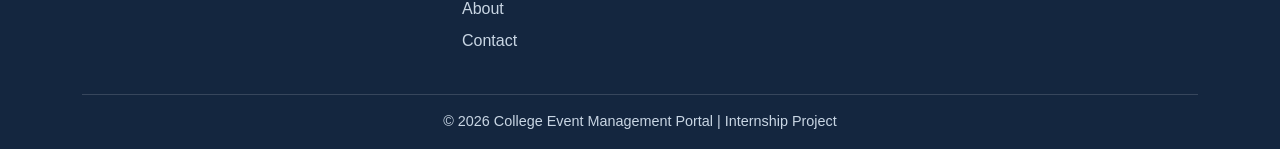
<file: notices.html>
<!DOCTYPE html>
<html lang="en">
<head>
    <meta charset="UTF-8">
    <meta name="viewport" content="width=device-width, initial-scale=1.0">
    <meta name="description" content="Read the latest college notices and search them.">
    <title>Notice Board | College Event Management Portal</title>

    <link href="https://cdn.jsdelivr.net/npm/bootstrap@5.3.3/dist/css/bootstrap.min.css" rel="stylesheet">
    <link rel="stylesheet" href="css/style.css">
</head>
<body>

    <!-- ===== NAVBAR ===== -->
    <nav class="navbar navbar-expand-lg navbar-dark custom-navbar sticky-top">
        <div class="container">
            <a class="navbar-brand d-flex align-items-center" href="index.html">
                <img src="images/logo.png" alt="Portal Logo">
                <span>College Event Portal</span>
            </a>
            <button class="navbar-toggler" type="button" data-bs-toggle="collapse" data-bs-target="#mainNav" aria-controls="mainNav" aria-expanded="false" aria-label="Toggle navigation">
                <span class="navbar-toggler-icon"></span>
            </button>
            <div class="collapse navbar-collapse" id="mainNav">
                <ul class="navbar-nav ms-auto">
                    <li class="nav-item"><a class="nav-link" href="index.html">Home</a></li>
                    <li class="nav-item"><a class="nav-link" href="events.html">Events</a></li>
                    <li class="nav-item"><a class="nav-link active" href="notices.html">Notices</a></li>
                    <li class="nav-item"><a class="nav-link" href="registration.html">Registration</a></li>
                    <li class="nav-item"><a class="nav-link" href="about.html">About</a></li>
                    <li class="nav-item"><a class="nav-link" href="contact.html">Contact</a></li>
                </ul>
            </div>
        </div>
    </nav>

    <!-- ===== PAGE HEADER ===== -->
    <header class="page-header">
        <div class="container">
            <h1>Notice Board</h1>
            <p>Stay updated with the latest college announcements</p>
        </div>
    </header>

    <!-- ===== SEARCH ===== -->
    <section class="section pb-0">
        <div class="container">
            <div class="card form-card p-3">
                <label for="searchNotice" class="form-label fw-semibold">Search Notices</label>
                <input type="text" id="searchNotice" class="form-control" placeholder="Search by title, category or keyword (e.g. exam, fee, event)...">
                <div class="mt-3">
                    <span class="badge bg-danger">Important</span>
                    <span class="badge bg-primary">Academic</span>
                    <span class="badge bg-success">Event</span>
                    <span class="badge bg-secondary">General</span>
                </div>
            </div>
        </div>
    </section>

    <!-- ===== NOTICE CARDS (filled by JavaScript) ===== -->
    <section class="section">
        <div class="container">
            <div class="row g-4" id="noticesContainer"></div>
        </div>
    </section>

    <!-- ===== NOTICE MODAL ===== -->
    <div class="modal fade" id="noticeModal" tabindex="-1" aria-labelledby="noticeModalTitle" aria-hidden="true">
        <div class="modal-dialog modal-dialog-centered">
            <div class="modal-content">
                <div class="modal-header">
                    <h5 class="modal-title" id="noticeModalTitle">Notice Title</h5>
                    <button type="button" class="btn-close" data-bs-dismiss="modal" aria-label="Close"></button>
                </div>
                <div class="modal-body">
                    <p>
                        <span id="noticeModalCategory" class="badge bg-secondary">Category</span>
                        <small class="text-muted ms-2" id="noticeModalDate"></small>
                    </p>
                    <p class="mb-0" id="noticeModalDetails"></p>
                </div>
                <div class="modal-footer">
                    <button type="button" class="btn btn-secondary btn-sm" data-bs-dismiss="modal">Close</button>
                </div>
            </div>
        </div>
    </div>

    <!-- ===== FOOTER ===== -->
    <footer class="footer">
        <div class="container">
            <div class="row g-4">
                <div class="col-md-4">
                    <h5>College Event Portal</h5>
                    <p>A simple website to view events, read notices and register for college activities.</p>
                </div>
                <div class="col-md-4">
                    <h5>Quick Links</h5>
                    <ul>
                        <li><a href="index.html">Home</a></li>
                        <li><a href="events.html">Events</a></li>
                        <li><a href="notices.html">Notices</a></li>
                        <li><a href="registration.html">Registration</a></li>
                        <li><a href="about.html">About</a></li>
                        <li><a href="contact.html">Contact</a></li>
                    </ul>
                </div>
                <div class="col-md-4">
                    <h5>Contact</h5>
                    <p class="mb-1">Deepak sharma, GEC SHEIKHPURA</p>
                    <p class="mb-1">Email: draj15043@gmail.com</p>
                    <p class="mb-0">Phone: +91 7004125203</p>
                </div>
            </div>
            <div class="footer-bottom">
                &copy; <span id="year">2026</span> College Event Management Portal | Internship Project
            </div>
        </div>
    </footer>

    <script src="https://cdn.jsdelivr.net/npm/bootstrap@5.3.3/dist/js/bootstrap.bundle.min.js"></script>
    <script src="js/script.js"></script>
</body>
</html>
</file>
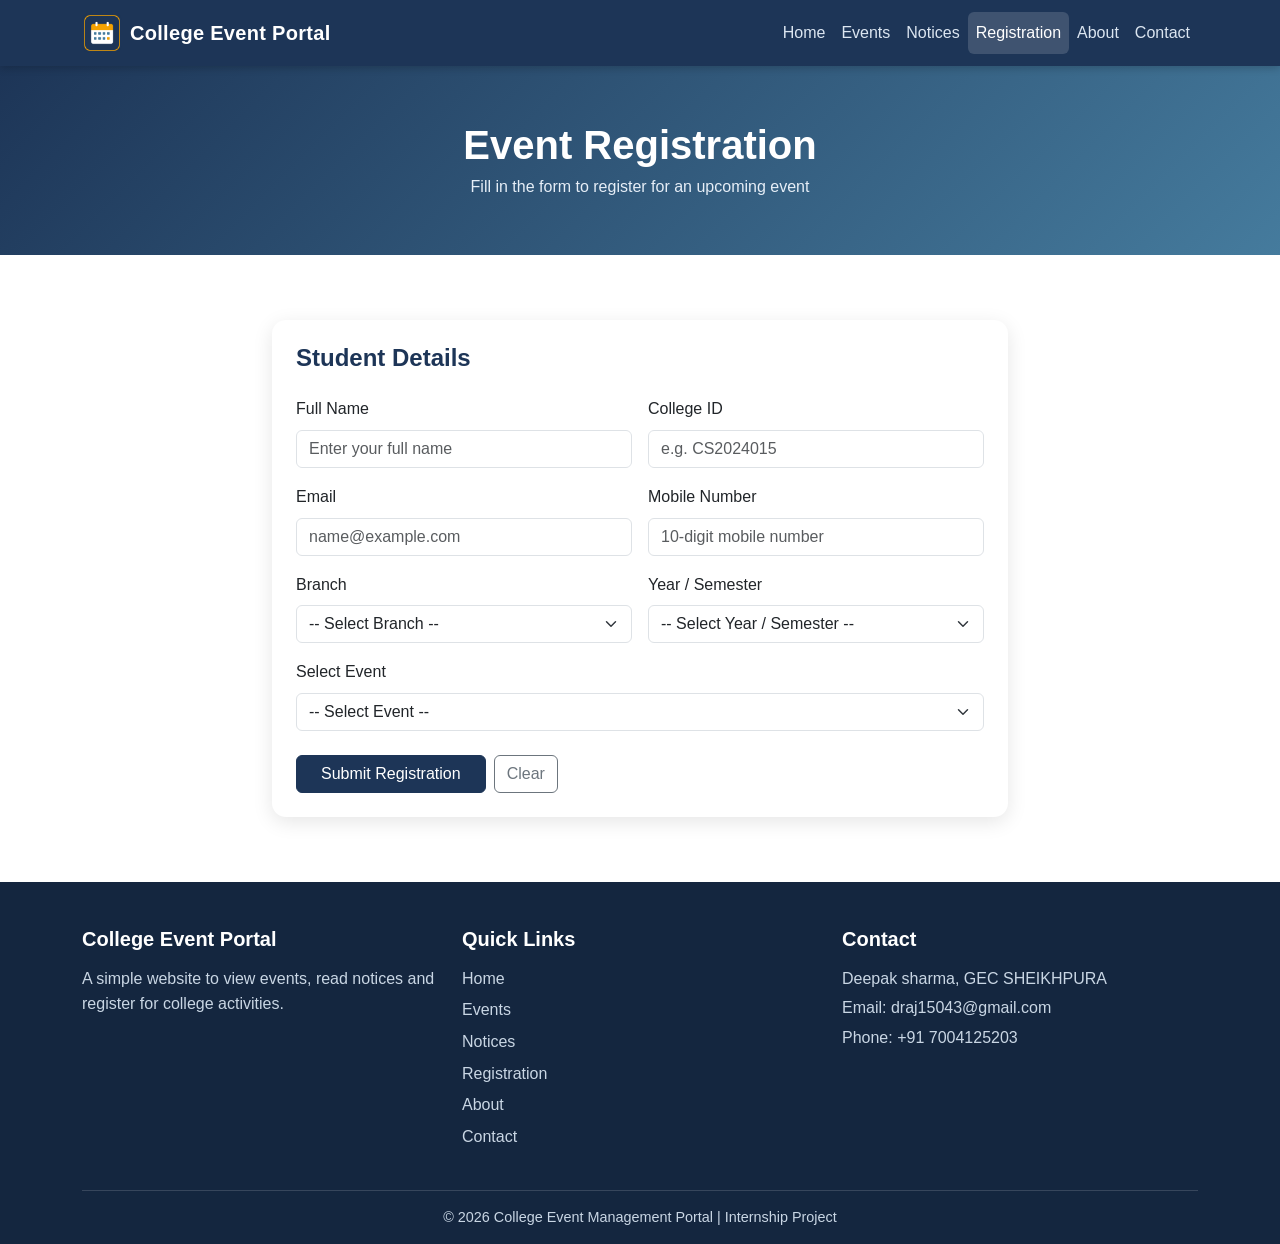
<file: registration.html>
<!DOCTYPE html>
<html lang="en">
<head>
    <meta charset="UTF-8">
    <meta name="viewport" content="width=device-width, initial-scale=1.0">
    <meta name="description" content="Register for upcoming college events.">
    <title>Event Registration | College Event Management Portal</title>

    <link href="https://cdn.jsdelivr.net/npm/bootstrap@5.3.3/dist/css/bootstrap.min.css" rel="stylesheet">
    <link rel="stylesheet" href="css/style.css">
</head>
<body>

    <!-- ===== NAVBAR ===== -->
    <nav class="navbar navbar-expand-lg navbar-dark custom-navbar sticky-top">
        <div class="container">
            <a class="navbar-brand d-flex align-items-center" href="index.html">
                <img src="images/logo.png" alt="Portal Logo">
                <span>College Event Portal</span>
            </a>
            <button class="navbar-toggler" type="button" data-bs-toggle="collapse" data-bs-target="#mainNav" aria-controls="mainNav" aria-expanded="false" aria-label="Toggle navigation">
                <span class="navbar-toggler-icon"></span>
            </button>
            <div class="collapse navbar-collapse" id="mainNav">
                <ul class="navbar-nav ms-auto">
                    <li class="nav-item"><a class="nav-link" href="index.html">Home</a></li>
                    <li class="nav-item"><a class="nav-link" href="events.html">Events</a></li>
                    <li class="nav-item"><a class="nav-link" href="notices.html">Notices</a></li>
                    <li class="nav-item"><a class="nav-link active" href="registration.html">Registration</a></li>
                    <li class="nav-item"><a class="nav-link" href="about.html">About</a></li>
                    <li class="nav-item"><a class="nav-link" href="contact.html">Contact</a></li>
                </ul>
            </div>
        </div>
    </nav>

    <!-- ===== PAGE HEADER ===== -->
    <header class="page-header">
        <div class="container">
            <h1>Event Registration</h1>
            <p>Fill in the form to register for an upcoming event</p>
        </div>
    </header>

    <!-- ===== REGISTRATION FORM ===== -->
    <section class="section">
        <div class="container">
            <div class="row justify-content-center">
                <div class="col-lg-8">

                    <!-- Success / error message appears here -->
                    <div id="formMessage"></div>

                    <div class="card form-card">
                        <div class="card-body p-4">
                            <h4 class="mb-4">Student Details</h4>

                            <!-- novalidate: we use our own JavaScript validation -->
                            <form id="registrationForm" novalidate>
                                <div class="row g-3">
                                    <div class="col-md-6">
                                        <label for="fullName" class="form-label">Full Name</label>
                                        <input type="text" class="form-control" id="fullName" placeholder="Enter your full name">
                                        <div class="invalid-feedback" id="fullNameError"></div>
                                    </div>

                                    <div class="col-md-6">
                                        <label for="collegeId" class="form-label">College ID</label>
                                        <input type="text" class="form-control" id="collegeId" placeholder="e.g. CS2024015">
                                        <div class="invalid-feedback" id="collegeIdError"></div>
                                    </div>

                                    <div class="col-md-6">
                                        <label for="email" class="form-label">Email</label>
                                        <input type="email" class="form-control" id="email" placeholder="name@example.com">
                                        <div class="invalid-feedback" id="emailError"></div>
                                    </div>

                                    <div class="col-md-6">
                                        <label for="mobile" class="form-label">Mobile Number</label>
                                        <input type="text" class="form-control" id="mobile" maxlength="10" placeholder="10-digit mobile number">
                                        <div class="invalid-feedback" id="mobileError"></div>
                                    </div>

                                    <div class="col-md-6">
                                        <label for="branch" class="form-label">Branch</label>
                                        <select class="form-select" id="branch">
                                            <option value="">-- Select Branch --</option>
                                            <option value="CSE">Computer Science (CSE)</option>
                                            <option value="IT">Information Technology (IT)</option>
                                            <option value="ECE">Electronics &amp; Communication (ECE)</option>
                                            <option value="EE">Electrical Engineering (EE)</option>
                                            <option value="ME">Mechanical Engineering (ME)</option>
                                            <option value="CE">Civil Engineering (CE)</option>
                                        </select>
                                        <div class="invalid-feedback" id="branchError"></div>
                                    </div>

                                    <div class="col-md-6">
                                        <label for="semester" class="form-label">Year / Semester</label>
                                        <select class="form-select" id="semester">
                                            <option value="">-- Select Year / Semester --</option>
                                            <option value="1st Year">1st Year (Sem 1-2)</option>
                                            <option value="2nd Year">2nd Year (Sem 3-4)</option>
                                            <option value="3rd Year">3rd Year (Sem 5-6)</option>
                                            <option value="4th Year">4th Year (Sem 7-8)</option>
                                        </select>
                                        <div class="invalid-feedback" id="semesterError"></div>
                                    </div>

                                    <div class="col-12">
                                        <label for="eventSelect" class="form-label">Select Event</label>
                                        <select class="form-select" id="eventSelect">
                                            <option value="">-- Select Event --</option>
                                            <!-- Event options are added by JavaScript -->
                                        </select>
                                        <div class="invalid-feedback" id="eventSelectError"></div>
                                    </div>

                                    <div class="col-12 d-flex gap-2 mt-4">
                                        <button type="submit" class="btn btn-primary px-4">Submit Registration</button>
                                        <button type="reset" class="btn btn-outline-secondary">Clear</button>
                                    </div>
                                </div>
                            </form>
                        </div>
                    </div>

                </div>
            </div>
        </div>
    </section>

    <!-- ===== FOOTER ===== -->
    <footer class="footer">
        <div class="container">
            <div class="row g-4">
                <div class="col-md-4">
                    <h5>College Event Portal</h5>
                    <p>A simple website to view events, read notices and register for college activities.</p>
                </div>
                <div class="col-md-4">
                    <h5>Quick Links</h5>
                    <ul>
                        <li><a href="index.html">Home</a></li>
                        <li><a href="events.html">Events</a></li>
                        <li><a href="notices.html">Notices</a></li>
                        <li><a href="registration.html">Registration</a></li>
                        <li><a href="about.html">About</a></li>
                        <li><a href="contact.html">Contact</a></li>
                    </ul>
                </div>
                <div class="col-md-4">
                    <h5>Contact</h5>
                    <p class="mb-1">Deepak sharma, GEC SHEIKHPURA</p>
                    <p class="mb-1">Email: draj15043@gmail.com</p>
                    <p class="mb-0">Phone: +91 7004125203</p>
                </div>
            </div>
            <div class="footer-bottom">
                &copy; <span id="year">2026</span> College Event Management Portal | Internship Project
            </div>
        </div>
    </footer>

    <script src="https://cdn.jsdelivr.net/npm/bootstrap@5.3.3/dist/js/bootstrap.bundle.min.js"></script>
    <script src="js/script.js"></script>
</body>
</html>
</file>
<file: css/style.css>
/* =====================================================
   College Event Management Portal - style.css
   Custom styles used together with Bootstrap 5
   ===================================================== */

/* ---------- Custom colours (CSS variables) ---------- */
:root {
    --primary-color: #1d3557;
    --secondary-color: #457b9d;
    --accent-color: #f4a100;
    --light-bg: #f4f7fb;
    --text-dark: #22303c;
}

/* ---------- Typography ---------- */
body {
    font-family: "Segoe UI", Roboto, "Helvetica Neue", Arial, sans-serif;
    color: var(--text-dark);
    background-color: #ffffff;
    line-height: 1.6;
}

h1, h2, h3, h4, h5 {
    font-weight: 700;
    color: var(--primary-color);
}

/* ---------- Navbar ---------- */
.custom-navbar {
    background-color: var(--primary-color);
    box-shadow: 0 2px 8px rgba(0, 0, 0, 0.2);
}

.custom-navbar .navbar-brand {
    color: #ffffff;
    font-weight: 700;
    letter-spacing: 0.3px;
}

.custom-navbar .navbar-brand img {
    height: 40px;
    width: 40px;
    margin-right: 8px;
    border-radius: 8px;
}

.custom-navbar .nav-link {
    color: #dce6f1;
    font-weight: 500;
    padding: 0.5rem 0.9rem;
    border-radius: 6px;
    transition: all 0.3s ease;
}

.custom-navbar .nav-link:hover,
.custom-navbar .nav-link.active {
    color: #ffffff;
    background-color: rgba(255, 255, 255, 0.15);
}

/* ---------- Hero section ---------- */
.hero-section {
    background: linear-gradient(rgba(29, 53, 87, 0.82), rgba(29, 53, 87, 0.82)),
                url("../images/hero.jpg") center / cover no-repeat;
    color: #ffffff;
    padding: 110px 0;
}

.hero-section h1 {
    color: #ffffff;
    font-size: 2.8rem;
}

.hero-section .lead {
    color: #e6eef7;
    max-width: 620px;
}

.btn-accent {
    background-color: var(--accent-color);
    border-color: var(--accent-color);
    color: #1b1b1b;
    font-weight: 600;
    transition: all 0.3s ease;
}

.btn-accent:hover {
    background-color: #d98f00;
    border-color: #d98f00;
    color: #000000;
    transform: translateY(-2px);
}

/* ---------- Page header (inner pages) ---------- */
.page-header {
    background: linear-gradient(135deg, var(--primary-color), var(--secondary-color));
    color: #ffffff;
    padding: 55px 0;
    text-align: center;
}

.page-header h1 {
    color: #ffffff;
    margin-bottom: 5px;
}

.page-header p {
    margin-bottom: 0;
    color: #e6eef7;
}

/* ---------- Sections ---------- */
.section {
    padding: 65px 0;
}

.section-light {
    background-color: var(--light-bg);
}

.section-title {
    text-align: center;
    margin-bottom: 35px;
}

.section-title h2 {
    position: relative;
    display: inline-block;
    padding-bottom: 10px;
}

.section-title h2::after {
    content: "";
    position: absolute;
    left: 25%;
    bottom: 0;
    width: 50%;
    height: 4px;
    border-radius: 2px;
    background-color: var(--accent-color);
}

/* ---------- Cards ---------- */
.card {
    border: none;
    border-radius: 12px;
    overflow: hidden;
    transition: transform 0.3s ease, box-shadow 0.3s ease;
}

.card:hover {
    transform: translateY(-6px);
    box-shadow: 0 10px 25px rgba(0, 0, 0, 0.15) !important;
}

.event-card .card-img-top {
    height: 190px;
    object-fit: cover;
}

.event-info {
    font-size: 0.92rem;
}

.notice-card {
    border-left: 5px solid var(--secondary-color);
}

/* ---------- Feature boxes ---------- */
.feature-box {
    text-align: center;
    padding: 28px 20px;
    background-color: #ffffff;
    border-radius: 12px;
    box-shadow: 0 3px 12px rgba(0, 0, 0, 0.08);
    height: 100%;
    transition: transform 0.3s ease;
}

.feature-box:hover {
    transform: translateY(-5px);
}

.feature-icon {
    width: 64px;
    height: 64px;
    line-height: 64px;
    margin: 0 auto 15px auto;
    border-radius: 50%;
    background-color: var(--light-bg);
    font-size: 1.8rem;
}

/* ---------- Statistics ---------- */
.stats-section {
    background-color: var(--primary-color);
    color: #ffffff;
    padding: 55px 0;
}

.stat-number {
    font-size: 2.6rem;
    font-weight: 700;
    color: var(--accent-color);
}

.stat-label {
    font-size: 1rem;
    color: #dce6f1;
}

/* ---------- Carousel ---------- */
.carousel-item img {
    height: 380px;
    object-fit: cover;
}

.carousel-caption {
    background-color: rgba(29, 53, 87, 0.75);
    border-radius: 10px;
    padding: 10px 15px;
}

.carousel-caption h5 {
    color: #ffffff;
    margin-bottom: 2px;
}

/* ---------- Call to action ---------- */
.cta-section {
    background: linear-gradient(135deg, var(--secondary-color), var(--primary-color));
    color: #ffffff;
    text-align: center;
    padding: 65px 0;
}

.cta-section h2 {
    color: #ffffff;
}

/* ---------- Forms ---------- */
.form-card {
    border-radius: 14px;
    box-shadow: 0 5px 20px rgba(0, 0, 0, 0.1);
}

.form-control:focus,
.form-select:focus {
    border-color: var(--secondary-color);
    box-shadow: 0 0 0 0.2rem rgba(69, 123, 157, 0.25);
}

.btn-primary {
    background-color: var(--primary-color);
    border-color: var(--primary-color);
    transition: all 0.3s ease;
}

.btn-primary:hover {
    background-color: var(--secondary-color);
    border-color: var(--secondary-color);
}

.btn-outline-primary {
    color: var(--primary-color);
    border-color: var(--primary-color);
}

.btn-outline-primary:hover {
    background-color: var(--primary-color);
    border-color: var(--primary-color);
}

/* ---------- Accordion ---------- */
.accordion-button:not(.collapsed) {
    background-color: var(--light-bg);
    color: var(--primary-color);
    font-weight: 600;
}

/* ---------- Footer ---------- */
.footer {
    background-color: #14263f;
    color: #c9d6e4;
    padding: 45px 0 15px 0;
}

.footer h5 {
    color: #ffffff;
    margin-bottom: 15px;
}

.footer a {
    color: #c9d6e4;
    text-decoration: none;
    transition: color 0.3s ease;
}

.footer a:hover {
    color: var(--accent-color);
}

.footer ul {
    list-style: none;
    padding-left: 0;
}

.footer ul li {
    margin-bottom: 6px;
}

.footer-bottom {
    border-top: 1px solid rgba(255, 255, 255, 0.15);
    margin-top: 25px;
    padding-top: 15px;
    text-align: center;
    font-size: 0.9rem;
}

/* ---------- Responsive adjustments ---------- */
@media (max-width: 991px) {
    .hero-section {
        padding: 80px 0;
    }

    .hero-section h1 {
        font-size: 2.2rem;
    }
}

@media (max-width: 767px) {
    .hero-section {
        padding: 60px 0;
        text-align: center;
    }

    .hero-section h1 {
        font-size: 1.8rem;
    }

    .section {
        padding: 45px 0;
    }

    .carousel-item img {
        height: 240px;
    }

    .carousel-caption {
        position: static;
        border-radius: 0;
    }

    .stat-number {
        font-size: 2rem;
    }
}
</file>
